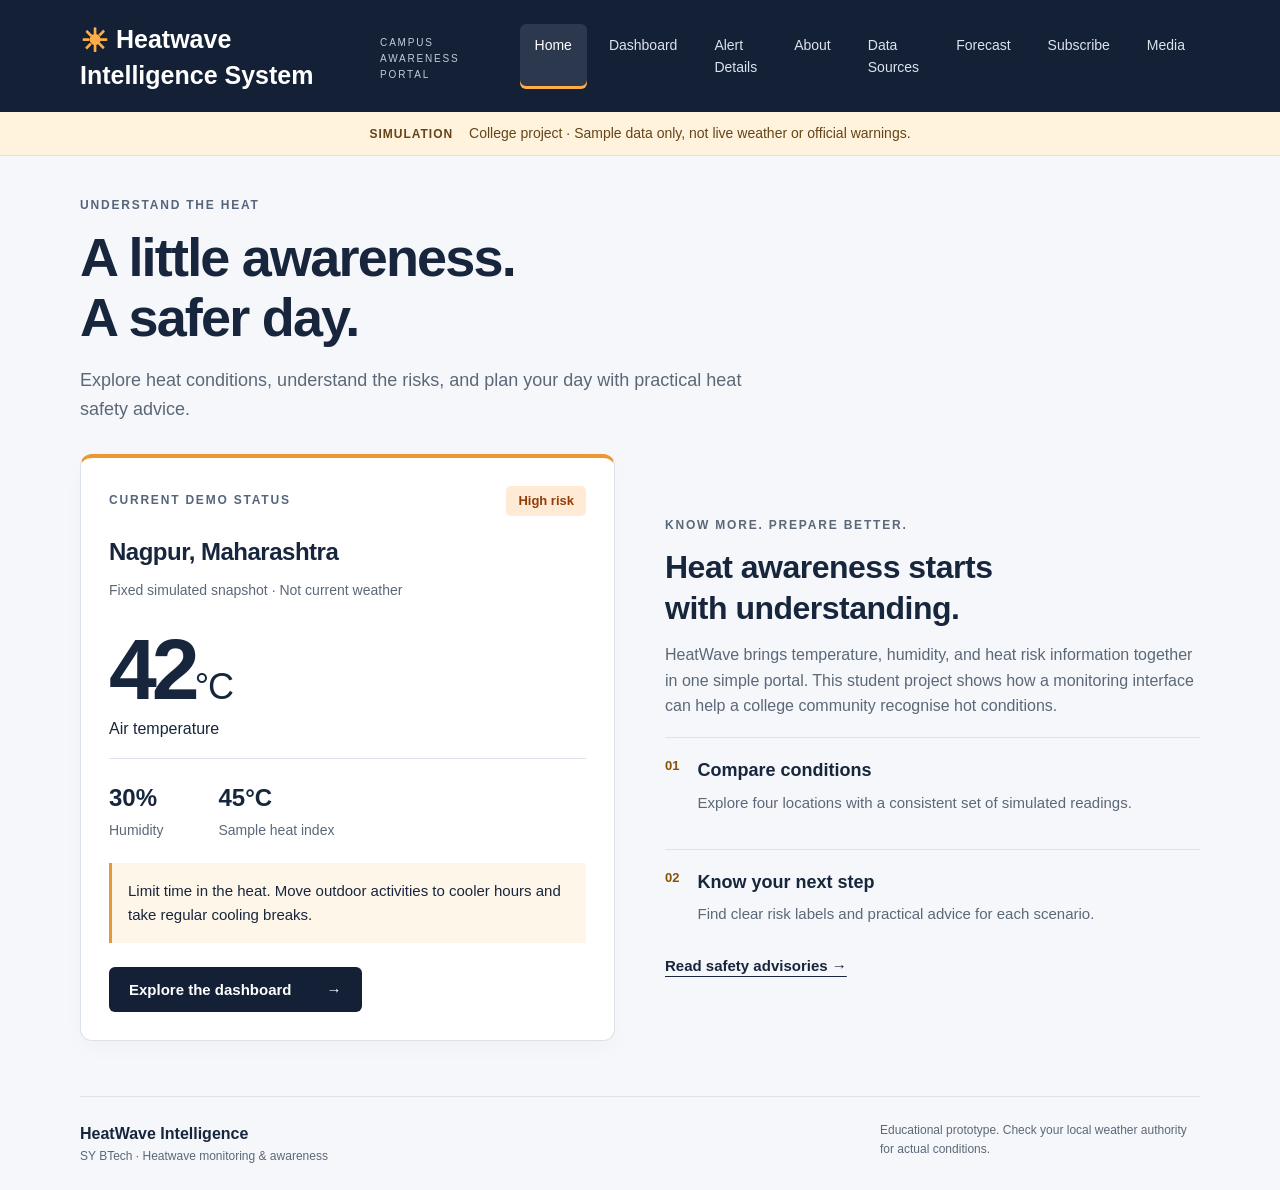
<file: index.html>
<!DOCTYPE html>
<html lang="en">
<head>
  <meta charset="UTF-8">
  <meta name="viewport" content="width=device-width, initial-scale=1">
  <meta name="description" content="Heatwave Intelligence System - Home Page">
  <title>Heatwave Intelligence System | Home</title>
  <link rel="icon" href="data:image/svg+xml,%3Csvg xmlns='http://www.w3.org/2000/svg' viewBox='0 0 32 32'%3E%3Crect width='32' height='32' rx='8' fill='%23132036'/%3E%3Ccircle cx='16' cy='16' r='8' fill='%23ffad45'/%3E%3C/svg%3E">
  <link rel="stylesheet" href="css/style.css">
</head>
<body>
  <a class="skip" href="#main">Skip to content</a>
  <header>
    <div class="nav-wrap">
      <a class="brand" href="index.html" title="Heatwave Intelligence System - Home Page">
        <span class="brand-icon" aria-hidden="true">☀</span> Heatwave Intelligence System
      </a>
      <span class="brand-sub" style="font-size: 10px; letter-spacing: 1.8px; color: #c3ccd8; margin: 6px 0 0 40px;">CAMPUS AWARENESS PORTAL</span>
      <nav aria-label="Main navigation">
        <a href="index.html" aria-current="page">Home</a>
        <a href="dashboard.html">Dashboard</a>
        <a href="alert-details.html">Alert Details</a>
        <a href="about-system.html">About</a>
        <a href="sources.html">Data Sources</a>
        <a href="forecast.html">Forecast</a>
        <a href="subscribe.html">Subscribe</a>
        <a href="media.html">Media</a>
      </nav>
    </div>
  </header>
  <div class="demo-bar">
    <span class="demo-label">SIMULATION</span> College project · Sample data only, not live weather or official warnings.
  </div>
  <main id="main">
    <div class="page-heading">
      <p class="eyebrow">UNDERSTAND THE HEAT</p>
      <h1>A little awareness.<br>A safer day.</h1>
      <p class="lead">Explore heat conditions, understand the risks, and plan your day with practical heat safety advice.</p>
    </div>

    <section class="home-grid">
      <section class="status-card">
        <div class="section-top">
          <span class="eyebrow">CURRENT DEMO STATUS</span>
          <span class="badge high">High risk</span>
        </div>
        <h2>Nagpur, Maharashtra</h2>
        <p class="muted">Fixed simulated snapshot · Not current weather</p>
        <div class="temperature">42<span>°C</span></div>
        <p>Air temperature</p>
        <div class="status-details">
          <div><strong>30%</strong><span>Humidity</span></div>
          <div><strong>45°C</strong><span>Sample heat index</span></div>
        </div>
        <div class="status-advice">Limit time in the heat. Move outdoor activities to cooler hours and take regular cooling breaks.</div>
        <a class="button" href="dashboard.html">Explore the dashboard <span aria-hidden="true">→</span></a>
      </section>

      <section class="purpose">
        <p class="eyebrow">KNOW MORE. PREPARE BETTER.</p>
        <h2>Heat awareness starts<br>with understanding.</h2>
        <p>HeatWave brings temperature, humidity, and heat risk information together in one simple portal. This student project shows how a monitoring interface can help a college community recognise hot conditions.</p>
        <div class="feature">
          <span>01</span>
          <div>
            <h3>Compare conditions</h3>
            <p>Explore four locations with a consistent set of simulated readings.</p>
          </div>
        </div>
        <div class="feature">
          <span>02</span>
          <div>
            <h3>Know your next step</h3>
            <p>Find clear risk labels and practical advice for each scenario.</p>
          </div>
        </div>
        <a class="text-link" href="alert-details.html">Read safety advisories →</a>
      </section>
    </div>
  </main>
  <footer>
    <div>
      <strong>HeatWave Intelligence</strong><span>SY BTech · Heatwave monitoring & awareness</span>
    </div>
    <p>Educational prototype. Check your local weather authority for actual conditions.</p>
  </footer>
  <script src="js/dashboard.js"></script>
</body>
</html>
</file>
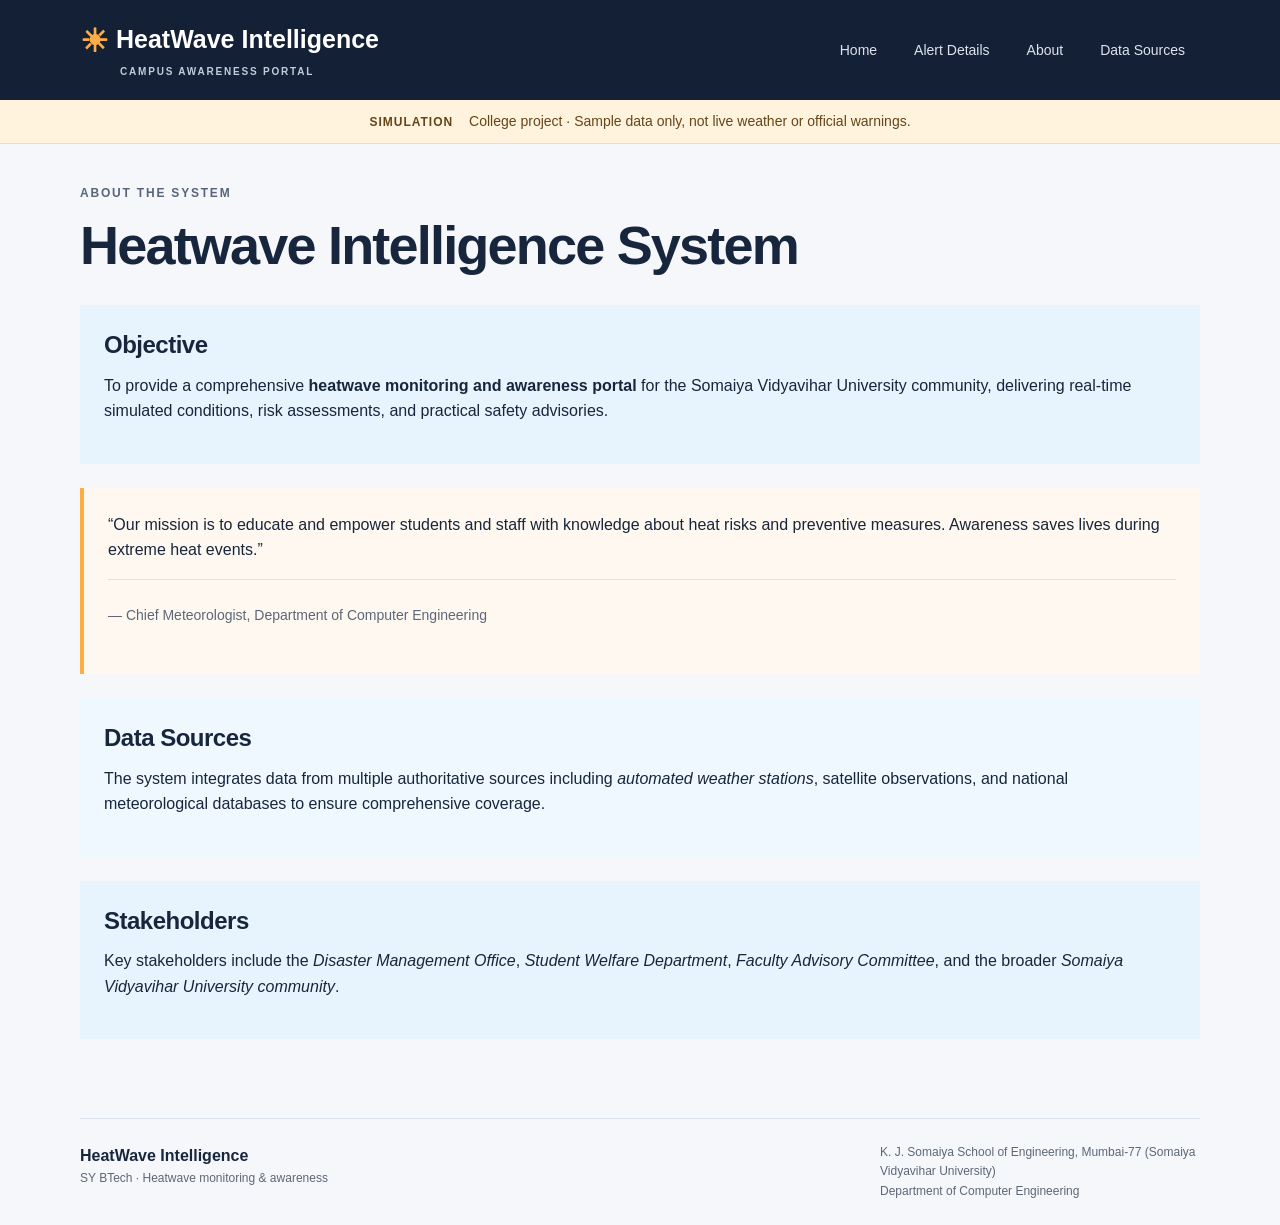
<file: about-system.html>
<!DOCTYPE html>
<html lang="en">
<head>
  <meta charset="UTF-8">
  <meta name="viewport" content="width=device-width, initial-scale=1">
  <meta name="description" content="About the Heatwave Intelligence System">
  <title>About | Heatwave Intelligence</title>
  <link rel="icon" href="data:image/svg+xml,%3Csvg xmlns='http://www.w3.org/2000/svg' viewBox='0 0 32 32'%3E%3Crect width='32' height='32' rx='8' fill='%23132036'/%3E%3Ccircle cx='16' cy='16' r='8' fill='%23ffad45'/%3E%3C/svg%3E">
  <link rel="stylesheet" href="css/style.css">
</head>
<body>
  <a class="skip" href="#main">Skip to content</a>
  <header>
    <div class="nav-wrap">
      <a class="brand" href="index.html"><span class="brand-icon" aria-hidden="true">☀</span> HeatWave Intelligence<span class="brand-sub">CAMPUS AWARENESS PORTAL</span></a>
      <nav aria-label="Main navigation">
        <a href="index.html">Home</a>
        <a href="alert-details.html">Alert Details</a>
        <a href="about-system.html">About</a>
        <a href="sources.html">Data Sources</a>
      </nav>
    </div>
  </header>
  <div class="demo-bar">
    <span class="demo-label">SIMULATION</span> College project · Sample data only, not live weather or official warnings.
  </div>
  <main id="main">
    <div class="page-heading">
      <p class="eyebrow">ABOUT THE SYSTEM</p>
      <h1>Heatwave Intelligence System</h1>
    </div>

    <div id="objective" style="background: #e8f4fd; padding: 24px; border-radius: 8; margin: 24px 0;">
      <h2>Objective</h2>
      <p>To provide a comprehensive <strong>heatwave monitoring and awareness portal</strong> for the Somaiya Vidyavihar University community, delivering real-time simulated conditions, risk assessments, and practical safety advisories.</p>
    </div>

    <blockquote style="background: #fff8f0; padding: 24px; border-radius: 8; margin: 24px 0; border-left: 4px solid #ffad45;">
      <p>&ldquo;Our mission is to educate and empower students and staff with knowledge about heat risks and preventive measures. Awareness saves lives during extreme heat events.&rdquo;</p>
      <footer style="margin-top: 12px; font-size: 14px; color: var(--muted);">— Chief Meteorologist, Department of Computer Engineering</footer>
    </blockquote>

    <div id="data-sources" style="background: #f0f8ff; padding: 24px; border-radius: 8; margin: 24px 0;">
      <h2>Data Sources</h2>
      <p>The system integrates data from multiple authoritative sources including <em>automated weather stations</em>, satellite observations, and national meteorological databases to ensure comprehensive coverage.</p>
    </div>

    <div id="stakeholders" style="background: #e8f4fd; padding: 24px; border-radius: 8; margin: 24px 0;">
      <h2>Stakeholders</h2>
      <p>Key stakeholders include the <em>Disaster Management Office</em>, <em>Student Welfare Department</em>, <em>Faculty Advisory Committee</em>, and the broader <em>Somaiya Vidyavihar University community</em>.</p>
    </div>
  </main>
  <footer>
    <div>
      <strong>HeatWave Intelligence</strong><span>SY BTech · Heatwave monitoring & awareness</span>
    </div>
    <p>K. J. Somaiya School of Engineering, Mumbai-77 (Somaiya Vidyavihar University)<br>Department of Computer Engineering</p>
  </footer>
  <script src="js/dashboard.js"></script>
</body>
</html>
</file>
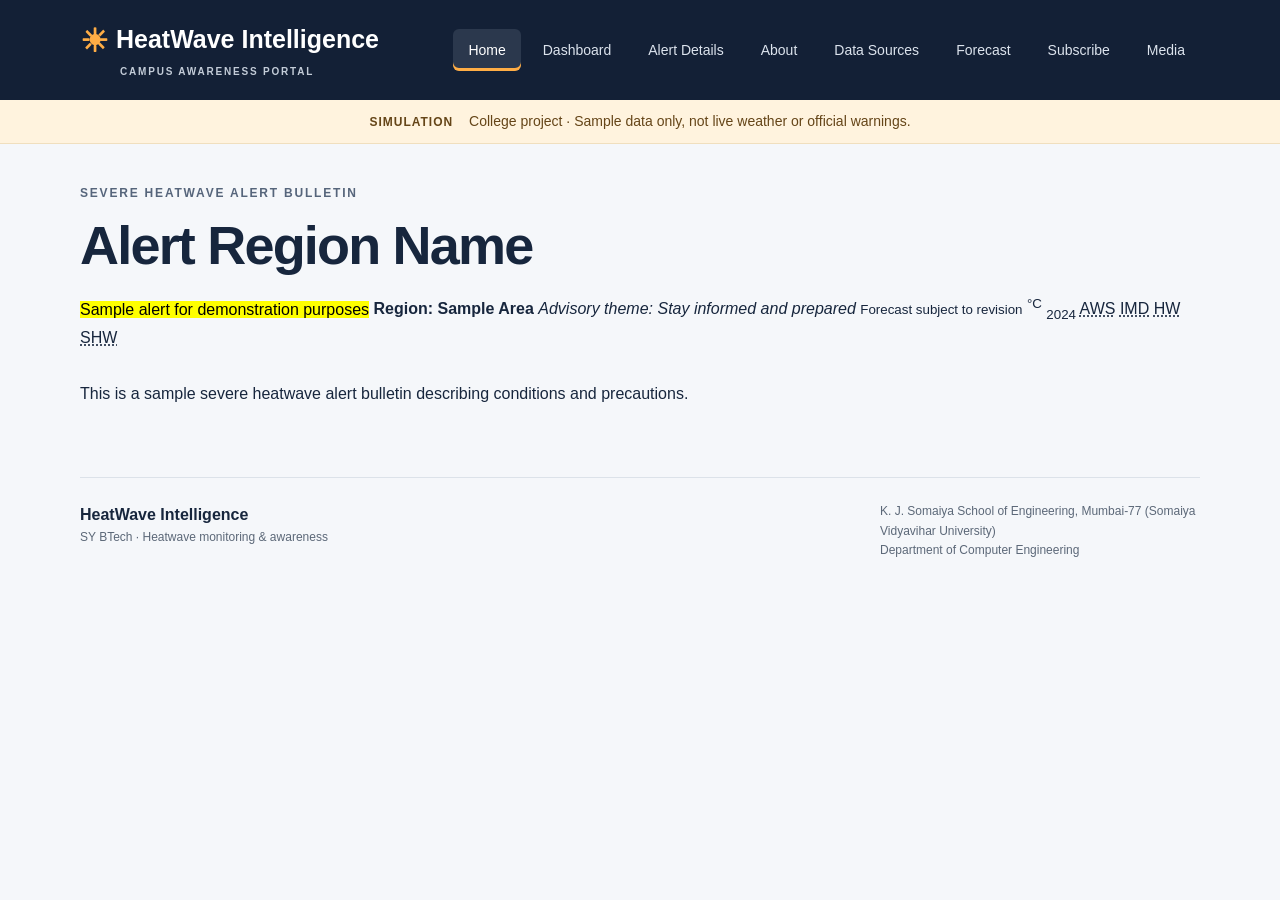
<file: alert-details.html>
<!DOCTYPE html>
<html lang="en">
<head>
  <meta charset="UTF-8">
  <meta name="viewport" content="width=device-width, initial-scale=1">
  <meta name="description" content="Severe Heatwave Alert Bulletin">
  <title>Alert Details | Heatwave Intelligence</title>
  <link rel="icon" href="data:image/svg+xml,%3Csvg xmlns='http://www.w3.org/2000/svg' viewBox='0 0 32 32'%3E%3Crect width='32' height='32' rx='8' fill='%23132036'/%3E%3Ccircle cx='16' cy='16' r='8' fill='%23ffad45'/%3E%3C/svg%3E">
  <link rel="stylesheet" href="css/style.css">
</head>
<body>
  <a class="skip" href="#main">Skip to content</a>
  <header>
    <div class="nav-wrap">
      <a class="brand" href="index.html"><span class="brand-icon" aria-hidden="true">☀</span> HeatWave Intelligence<span class="brand-sub">CAMPUS AWARENESS PORTAL</span></a>
      <nav aria-label="Main navigation">
        <a href="index.html" aria-current="page">Home</a>
        <a href="dashboard.html">Dashboard</a>
        <a href="alert-details.html">Alert Details</a>
        <a href="about-system.html">About</a>
        <a href="sources.html">Data Sources</a>
        <a href="forecast.html">Forecast</a>
        <a href="subscribe.html">Subscribe</a>
        <a href="media.html">Media</a>
      </nav>
    </div>
  </header>
  <div class="demo-bar">
    <span class="demo-label">SIMULATION</span> College project · Sample data only, not live weather or official warnings.
  </div>
  <main id="main">
    <div class="page-heading">
      <p class="eyebrow">SEVERE HEATWAVE ALERT BULLETIN</p>
      <h1>Alert Region Name</h1>
      <mark>Sample alert for demonstration purposes</mark>
      <strong>Region: Sample Area</strong>
      <em>Advisory theme: Stay informed and prepared</em>
      <small>Forecast subject to revision</small>
      <sup>°C</sup>
      <sub>2024</sub>
      <abbr title="Automated Weather Station">AWS</abbr>
      <abbr title="India Meteorological Department">IMD</abbr>
      <abbr title="Heatwave">HW</abbr>
      <abbr title="Severe Heatwave">SHW</abbr>
    </div>
    <section class="alert-content">
      <p>This is a sample severe heatwave alert bulletin describing conditions and precautions.</p>
    </section>
  </main>
  <footer>
    <div>
      <strong>HeatWave Intelligence</strong><span>SY BTech · Heatwave monitoring & awareness</span>
    </div>
    <p>K. J. Somaiya School of Engineering, Mumbai-77 (Somaiya Vidyavihar University)<br>Department of Computer Engineering</p>
  </footer>
  <script src="js/dashboard.js"></script>
</body>
</html>
</file>
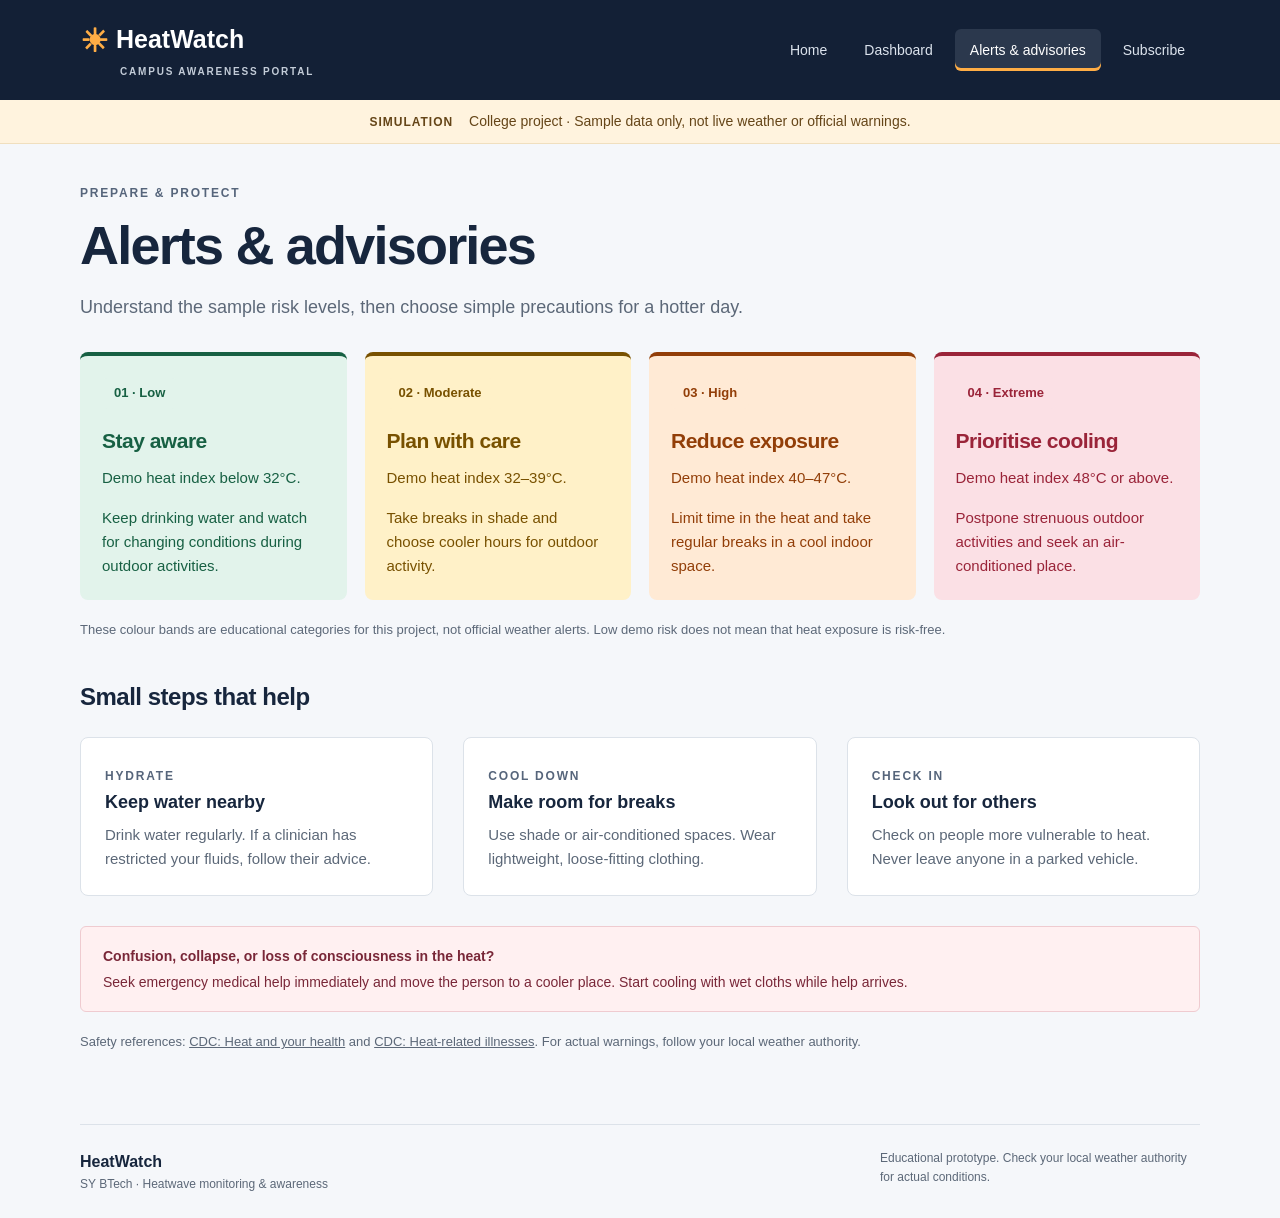
<file: alerts.html>
<!DOCTYPE html>
<html lang="en"><head><meta charset="UTF-8"><meta name="viewport" content="width=device-width, initial-scale=1"><meta name="description" content="HeatWatch: an educational heatwave awareness portal using simulated readings."><title>Alerts & advisories | HeatWatch</title><link rel="icon" href="data:image/svg+xml,%3Csvg xmlns='http://www.w3.org/2000/svg' viewBox='0 0 32 32'%3E%3Crect width='32' height='32' rx='8' fill='%23132036'/%3E%3Ccircle cx='16' cy='16' r='8' fill='%23ffad45'/%3E%3C/svg%3E"><link rel="stylesheet" href="css/style.css"></head>
<body><a class="skip" href="#main">Skip to content</a><header><div class="nav-wrap"><a class="brand" href="index.html"><span class="brand-icon" aria-hidden="true">☀</span> HeatWatch<span class="brand-sub">CAMPUS AWARENESS PORTAL</span></a><nav aria-label="Main navigation"><a href="index.html" >Home</a><a href="dashboard.html" >Dashboard</a><a href="alerts.html" aria-current="page">Alerts & advisories</a><a href="subscribe.html" >Subscribe</a></nav></div></header><div class="demo-bar"><span class="demo-label">SIMULATION</span> College project · Sample data only, not live weather or official warnings.</div><main id="main"><div class="page-heading"><p class="eyebrow">PREPARE & PROTECT</p><h1>Alerts & advisories</h1><p class="lead">Understand the sample risk levels, then choose simple precautions for a hotter day.</p></div>
<div class="risk-grid"><article class="risk-card low"><span class="badge low">01 · Low</span><h2>Stay aware</h2><p>Demo heat index below 32°C.</p><p>Keep drinking water and watch for changing conditions during outdoor activities.</p></article><article class="risk-card moderate"><span class="badge moderate">02 · Moderate</span><h2>Plan with care</h2><p>Demo heat index 32–39°C.</p><p>Take breaks in shade and choose cooler hours for outdoor activity.</p></article><article class="risk-card high"><span class="badge high">03 · High</span><h2>Reduce exposure</h2><p>Demo heat index 40–47°C.</p><p>Limit time in the heat and take regular breaks in a cool indoor space.</p></article><article class="risk-card extreme"><span class="badge extreme">04 · Extreme</span><h2>Prioritise cooling</h2><p>Demo heat index 48°C or above.</p><p>Postpone strenuous outdoor activities and seek an air-conditioned place.</p></article></div><p class="method">These colour bands are educational categories for this project, not official weather alerts. Low demo risk does not mean that heat exposure is risk-free.</p><section class="safety"><h2>Small steps that help</h2><div class="three-grid"><article><span class="eyebrow">HYDRATE</span><h3>Keep water nearby</h3><p>Drink water regularly. If a clinician has restricted your fluids, follow their advice.</p></article><article><span class="eyebrow">COOL DOWN</span><h3>Make room for breaks</h3><p>Use shade or air-conditioned spaces. Wear lightweight, loose-fitting clothing.</p></article><article><span class="eyebrow">CHECK IN</span><h3>Look out for others</h3><p>Check on people more vulnerable to heat. Never leave anyone in a parked vehicle.</p></article></div></section><aside class="note emergency"><strong>Confusion, collapse, or loss of consciousness in the heat?</strong> Seek emergency medical help immediately and move the person to a cooler place. Start cooling with wet cloths while help arrives.</aside><p class="method">Safety references: <a href="https://www.cdc.gov/heat-health/about/index.html" target="_blank" rel="noopener noreferrer">CDC: Heat and your health</a> and <a href="https://www.cdc.gov/niosh/heat-stress/about/illnesses.html" target="_blank" rel="noopener noreferrer">CDC: Heat-related illnesses</a>. For actual warnings, follow your local weather authority.</p></main><footer><div><strong>HeatWatch</strong><span>SY BTech · Heatwave monitoring & awareness</span></div><p>Educational prototype. Check your local weather authority for actual conditions.</p></footer></body></html>
</file>
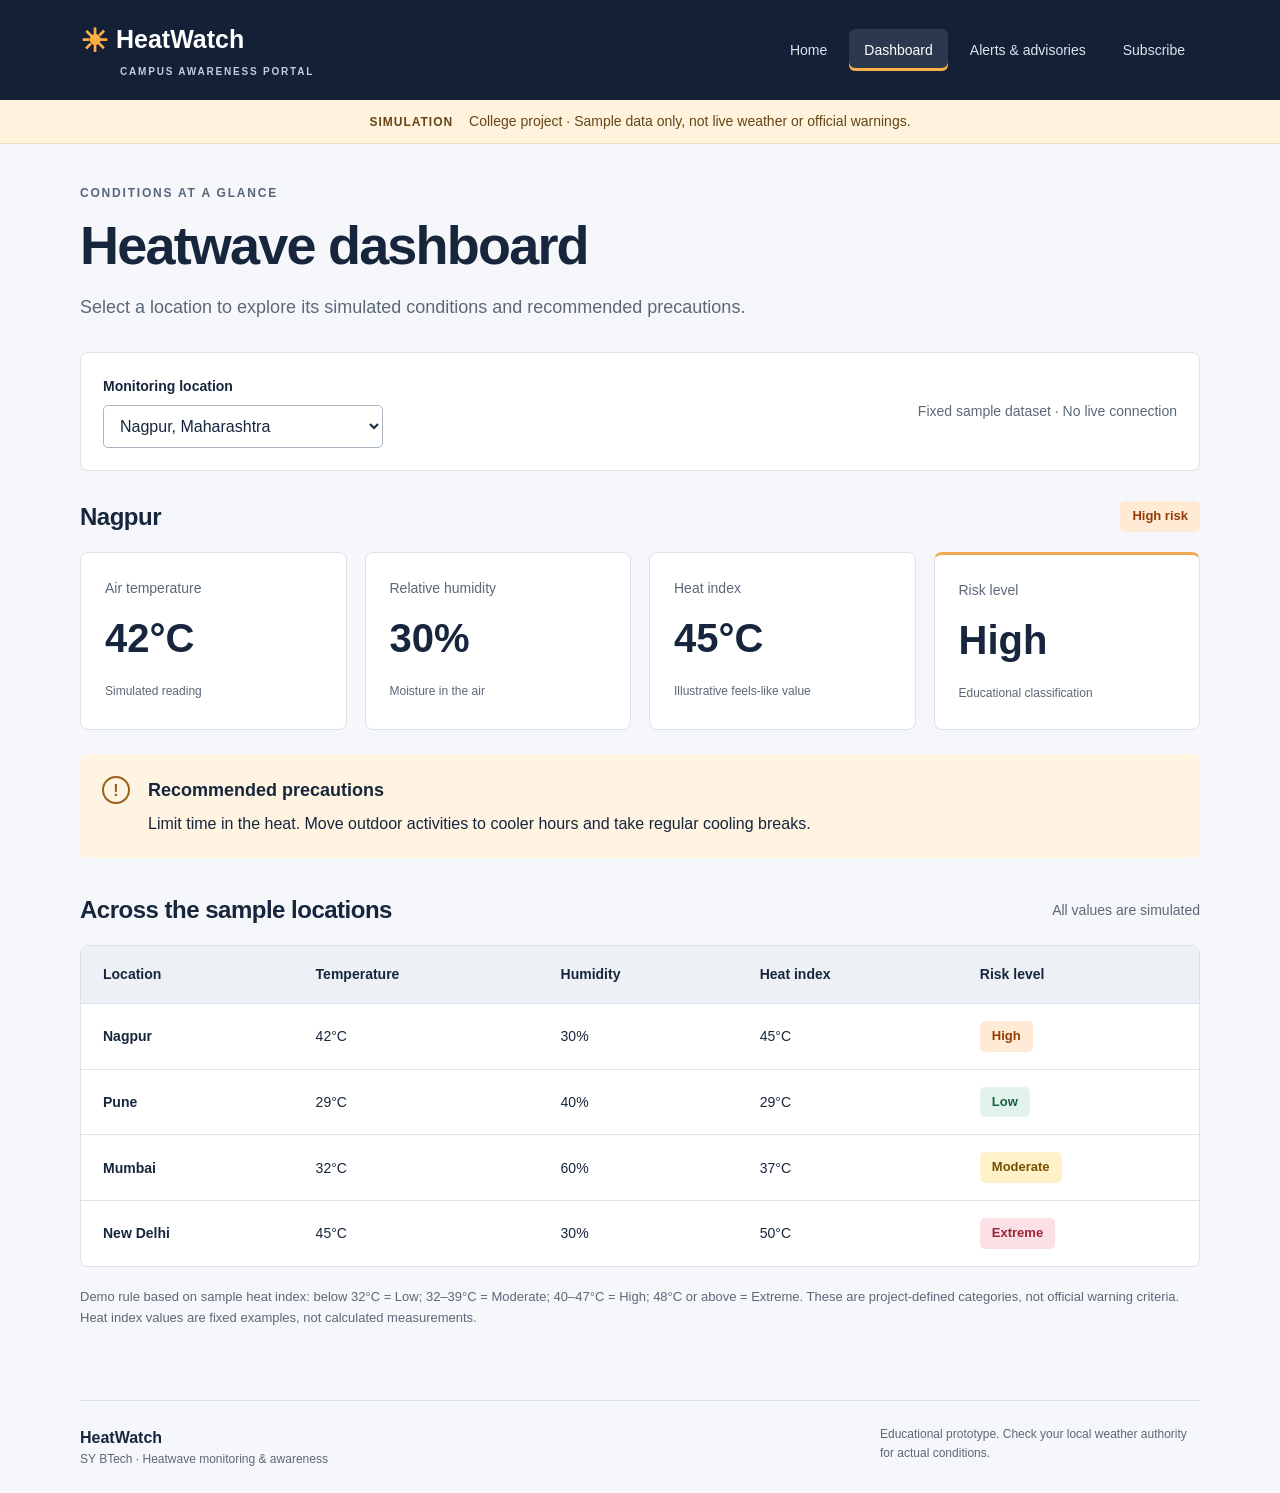
<file: dashboard.html>
<!DOCTYPE html>
<html lang="en"><head><meta charset="UTF-8"><meta name="viewport" content="width=device-width, initial-scale=1"><meta name="description" content="HeatWatch: an educational heatwave awareness portal using simulated readings."><title>Dashboard | HeatWatch</title><link rel="icon" href="data:image/svg+xml,%3Csvg xmlns='http://www.w3.org/2000/svg' viewBox='0 0 32 32'%3E%3Crect width='32' height='32' rx='8' fill='%23132036'/%3E%3Ccircle cx='16' cy='16' r='8' fill='%23ffad45'/%3E%3C/svg%3E"><link rel="stylesheet" href="css/style.css"></head>
<body><a class="skip" href="#main">Skip to content</a><header><div class="nav-wrap"><a class="brand" href="index.html"><span class="brand-icon" aria-hidden="true">☀</span> HeatWatch<span class="brand-sub">CAMPUS AWARENESS PORTAL</span></a><nav aria-label="Main navigation"><a href="index.html" >Home</a><a href="dashboard.html" aria-current="page">Dashboard</a><a href="alerts.html" >Alerts & advisories</a><a href="subscribe.html" >Subscribe</a></nav></div></header><div class="demo-bar"><span class="demo-label">SIMULATION</span> College project · Sample data only, not live weather or official warnings.</div><main id="main"><div class="page-heading"><p class="eyebrow">CONDITIONS AT A GLANCE</p><h1>Heatwave dashboard</h1><p class="lead">Select a location to explore its simulated conditions and recommended precautions.</p></div>
<div class="toolbar"><div><label for="location">Monitoring location</label><select id="location"><option value="nagpur">Nagpur, Maharashtra</option><option value="pune">Pune, Maharashtra</option><option value="mumbai">Mumbai, Maharashtra</option><option value="delhi">New Delhi, Delhi</option></select></div><span class="muted">Fixed sample dataset · No live connection</span></div><noscript><p class="note">Enable JavaScript to change locations. The comparison table remains available.</p></noscript>
<section id="readings" aria-live="polite" aria-atomic="true"><div class="section-top"><h2 id="city-title">Nagpur</h2><span id="risk-badge" class="badge high">High risk</span></div><div class="metrics"><article class="metric"><p>Air temperature</p><strong id="temperature">42°C</strong><span>Simulated reading</span></article><article class="metric"><p>Relative humidity</p><strong id="humidity">30%</strong><span>Moisture in the air</span></article><article class="metric"><p>Heat index</p><strong id="heat-index">45°C</strong><span>Illustrative feels-like value</span></article><article class="metric risk-metric"><p>Risk level</p><strong id="risk-text">High</strong><span>Educational classification</span></article></div><div class="advice-panel"><span class="advice-symbol" aria-hidden="true">!</span><div><h3>Recommended precautions</h3><p id="advice">Limit time in the heat. Move outdoor activities to cooler hours and take regular cooling breaks.</p></div></div></section>
<section class="comparison"><div class="section-top"><h2>Across the sample locations</h2><span class="muted">All values are simulated</span></div><div class="table-wrap"><table><caption class="sr-only">Simulated conditions for four locations</caption><thead><tr><th scope="col">Location</th><th scope="col">Temperature</th><th scope="col">Humidity</th><th scope="col">Heat index</th><th scope="col">Risk level</th></tr></thead><tbody><tr><th scope="row">Nagpur</th><td>42°C</td><td>30%</td><td>45°C</td><td><span class="badge high">High</span></td></tr><tr><th scope="row">Pune</th><td>29°C</td><td>40%</td><td>29°C</td><td><span class="badge low">Low</span></td></tr><tr><th scope="row">Mumbai</th><td>32°C</td><td>60%</td><td>37°C</td><td><span class="badge moderate">Moderate</span></td></tr><tr><th scope="row">New Delhi</th><td>45°C</td><td>30%</td><td>50°C</td><td><span class="badge extreme">Extreme</span></td></tr></tbody></table></div></section><p class="method">Demo rule based on sample heat index: below 32°C = Low; 32–39°C = Moderate; 40–47°C = High; 48°C or above = Extreme. These are project-defined categories, not official warning criteria. Heat index values are fixed examples, not calculated measurements.</p></main><footer><div><strong>HeatWatch</strong><span>SY BTech · Heatwave monitoring & awareness</span></div><p>Educational prototype. Check your local weather authority for actual conditions.</p></footer><script src="js/dashboard.js"></script></body></html>
</file>
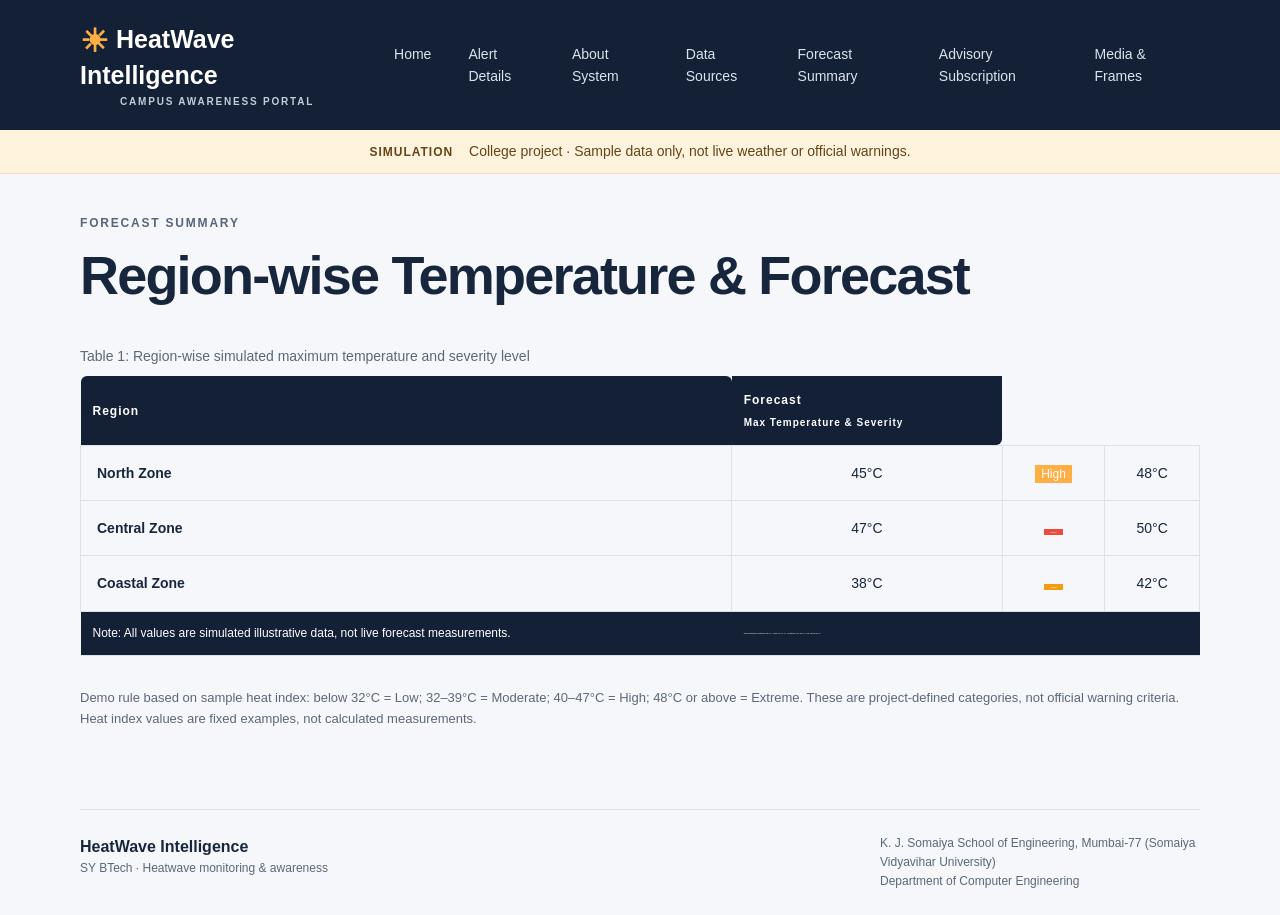
<file: forecast.html>
<!DOCTYPE html>
<html lang="en">
<head>
  <meta charset="UTF-8">
  <meta name="viewport" content="width=device-width, initial-scale=1">
  <meta name="description" content="Region-wise temperature and forecast results">
  <title>Forecast Summary | Heatwave Intelligence</title>
  <link rel="icon" href="data:image/svg+xml,%3Csvg xmlns='http://www.w3.org/2000/svg' viewBox='0 0 32 32'%3E%3Crect width='32' height='32' rx='8' fill='%23132036'/%3E%3Ccircle cx='16' cy='16' r='8' fill='%23ffad45'/%3E%3C/svg%3E">
  <link rel="stylesheet" href="css/style.css">
</head>
<body>
  <a class="skip" href="#main">Skip to content</a>
  <header>
    <div class="nav-wrap">
      <a class="brand" href="index.html"><span class="brand-icon" aria-hidden="true">☀</span> HeatWave Intelligence<span class="brand-sub">CAMPUS AWARENESS PORTAL</span></a>
      <nav aria-label="Main navigation">
        <a href="index.html">Home</a>
        <a href="alert-details.html">Alert Details</a>
        <a href="about-system.html">About System</a>
        <a href="sources.html">Data Sources</a>
        <a href="forecast.html">Forecast Summary</a>
        <a href="subscribe.html">Advisory Subscription</a>
        <a href="media.html">Media & Frames</a>
      </nav>
    </div>
  </header>
  <div class="demo-bar">
    <span class="demo-label">SIMULATION</span> College project · Sample data only, not live weather or official warnings.
  </div>
  <main id="main">
    <div class="page-heading">
      <p class="eyebrow">FORECAST SUMMARY</p>
      <h1>Region-wise Temperature & Forecast</h1>
    </div>

    <table style="width: 100%; border-collapse: collapse; margin: 32px 0;">
      <caption style="caption-side: top; text-align: left; font-size: 14px; color: var(--muted); margin: 8px 0;">
        Table 1: Region-wise simulated maximum temperature and severity level
      </caption>
      <thead>
        <tr>
          <th style="padding: 12px; background: var(--navy); color: white; text-align: left; border-radius: 6px 6px 0 0;">
            <span style="font-size: 12px; font-weight: bold; letter-spacing: 1px;">Region</span>
          </th>
          <th style="padding: 12px; background: var(--navy); color: white; text-align: left; border-radius: 0 0 6px 0; colspan: 3">
            <span style="font-size: 12px; font-weight: bold; letter-spacing: 1px;">Forecast
              <br><small>Max Temperature & Severity</small>
            </span>
          </th>
        </tr>
      </thead>
      <tbody>
        <tr>
          <td style="padding: 16px; border: 1px solid var(--line);">
            <strong>North Zone</strong>
          </td>
          <td style="padding: 16px; border: 1px solid var(--line); text-align: center;;">
            45°C
          </td>
          <td style="padding: 16px; border: 1px solid var(--line); text-align: center;;">
            <span style="background: #ffad45; color: white; padding: 2px 6px; border-radius: 4; font-size: 12px;">High</span>
          </td>
          <td style="padding: 16px; border: 1px solid var(--line); text-align: center;;">
            48°C
          </td>
        </tr>
        <tr>
          <td style="padding: 16px; border: 1px solid var(--line);">
            <strong>Central Zone</strong>
          </td>
          <td style="padding: 16px; border: 1px solid var(--line); text-align: center;;">
            47°C
          </td>
          <td style="padding: 16px; border: 1px solid var(--line); text-align: center;;">
            <span style="background: #e74c3c; color: white; padding: 2px 6px; border-radius: 4; font-size: 12%;">Extreme</span>
          </td>
          <td style="padding: 16px; border: 1px solid var(--line); text-align: center;;">
            50°C
          </td>
        </tr>
        <tr>
          <td style="padding: 16px; border: 1px solid var(--line);">
            <strong>Coastal Zone</strong>
          </td>
          <td style="padding: 16px; border: 1px solid var(--line); text-align: center;;">
            38°C
          </td>
          <td style="padding: 16px; border: 1px solid var(--line); text-align: center;;">
            <span style="background: #f39c12; color: white; padding: 2px 6px; border-radius: 4; font-size: 12%;">Moderate</span>
          </td>
          <td style="padding: 16px; border: 1px solid var(--line); text-align: center;;">
            42°C
          </td>
        </tr>
      </tbody>
      <tfoot>
        <tr>
          <td style="padding: 12px; background: var(--navy); color: white; text-align: left; font-size: 12px;">
            Note: All values are simulated illustrative data, not live forecast measurements.
          </td>
          <td colspan="3" style="padding: 12px; background: var(--navy); color: white; text-align: left; font-size: 12%;">
            Risk categories: Extreme (48°C+), High (40–47°C), Moderate (32–39°C), Low (below 32°C)
          </td>
        </tr>
      </tfoot>
    </table>

    <p class="method" style="margin: 24px 0; font-size: 13px; color: var(--muted);">
      Demo rule based on sample heat index: below 32°C = Low; 32–39°C = Moderate; 40–47°C = High; 48°C or above = Extreme. These are project-defined categories, not official warning criteria. Heat index values are fixed examples, not calculated measurements.
    </p>
  </main>
  <footer>
    <div>
      <strong>HeatWave Intelligence</strong><span>SY BTech · Heatwave monitoring & awareness</span>
    </div>
    <p>K. J. Somaiya School of Engineering, Mumbai-77 (Somaiya Vidyavihar University)<br>Department of Computer Engineering</p>
  </footer>
  <script src="js/dashboard.js"></script>
</body>
</html>
</file>
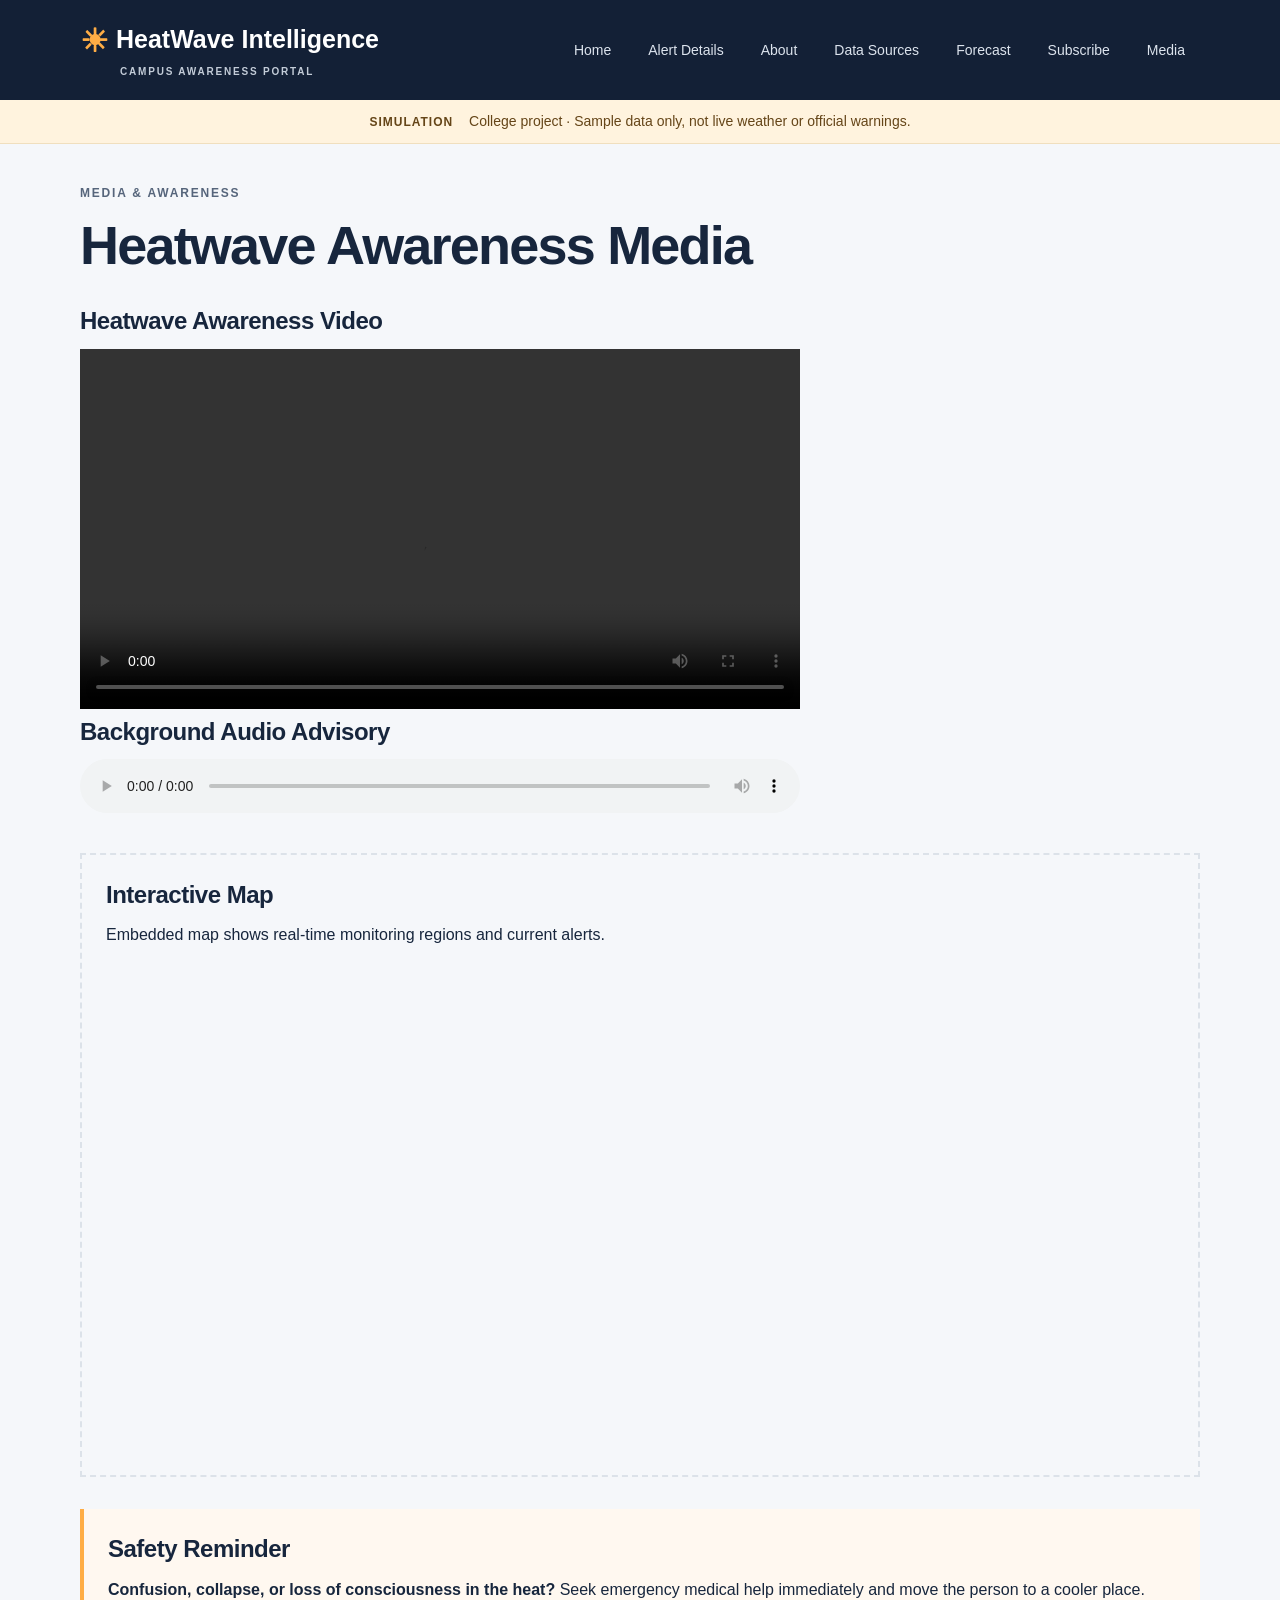
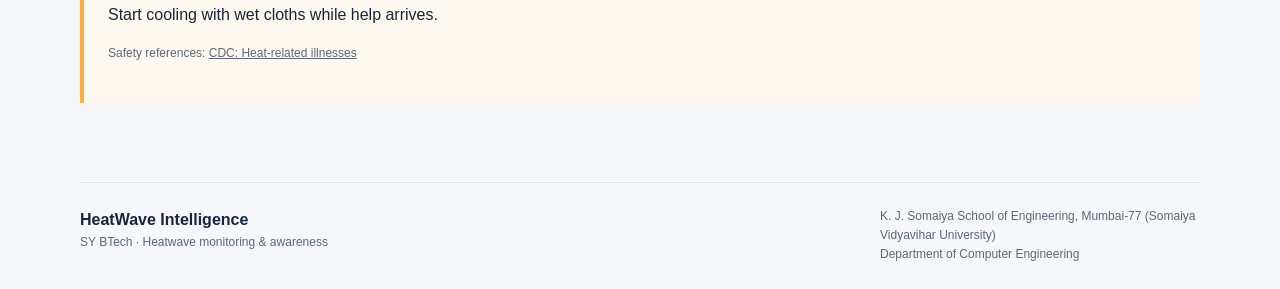
<file: media.html>
<!DOCTYPE html>
<html lang="en">
<head>
  <meta charset="UTF-8">
  <meta name="viewport" content="width=device-width, initial-scale=1">
  <meta name="description" content="Media and awareness page">
  <title>Media & Awareness | Heatwave Intelligence</title>
  <link rel="icon" href="data:image/svg+xml,%3Csvg xmlns='http://www.w3.org/2000/svg' viewBox='0 0 32 32'%3E%3Crect width='32' height='32' rx='8' fill='%23132036'/%3E%3Ccircle cx='16' cy='16' r='8' fill='%23ffad45'/%3E%3C/svg%3E">
  <link rel="stylesheet" href="css/style.css">
</head>
<body>
  <a class="skip" href="#main">Skip to content</a>
  <header>
    <div class="nav-wrap">
      <a class="brand" href="index.html"><span class="brand-icon" aria-hidden="true">☀</span> HeatWave Intelligence<span class="brand-sub">CAMPUS AWARENESS PORTAL</span></a>
      <nav aria-label="Main navigation">
        <a href="index.html">Home</a>
        <a href="alert-details.html">Alert Details</a>
        <a href="about-system.html">About</a>
        <a href="sources.html">Data Sources</a>
        <a href="forecast.html">Forecast</a>
        <a href="subscribe.html">Subscribe</a>
        <a href="media.html">Media</a>
      </nav>
    </div>
  </header>
  <div class="demo-bar">
    <span class="demo-label">SIMULATION</span> College project · Sample data only, not live weather or official warnings.
  </div>
  <main id="main">
    <div class="page-heading">
      <p class="eyebrow">MEDIA & AWARENESS</p>
      <h1>Heatwave Awareness Media</h1>
    </div>

    <section class="media-grid">
      <article class="video-embed">
        <h2>Heatwave Awareness Video</h2>
        <video width="100%" controls style="border-radius: 8; width: 100%; max-width: 720px;">
          <source src="https://www.youtube.com/watch?v=demo-heat-awareness" type="video/mp4">
          <your browser does not support the video tag>
        </video>
        <noscript>
          <p class="note">Video content requires JavaScript to play. Enable JavaScript or use the YouTube link directly.</p>
        </noscript>
      </article>

      <article class="audio-embed">
        <h2>Background Audio Advisory</h2>
        <audio controls style="border-radius: 8; width: 100%; max-width: 720px;">
          <source src="https://www.example.com/heat-advisory-audio.mp3" type="audio/mpeg">
          <your browser does not support the audio tag>
        </audio>
        <noscript>
          <p class="note">Audio content requires JavaScript to play. Enable JavaScript or use the direct audio link.</p>
        </noscript>
      </article>
    </section>

    <div style="margin: 32px 0; border: 2px dashed var(--line); border-radius: 8; padding: 24px; background: var(--paper);">
      <h2>Interactive Map</h2>
      <p>Embedded map shows real-time monitoring regions and current alerts.</p>
      <iframe src="https://www.google.com/maps/d/u/0/embed?mid=1heateawareness" style="border: none; border-radius: 8; width: 100%; height: 480px; min-height: 300px;">
      </iframe>
      <noscript>
        <p class="note">Map not available without JavaScript. Visit <a href="https://google.com/maps">Google Maps</a> directly.</p>
      </noscript>
    </div>

    <section class="safety-reminder" style="background: #fff8f0; padding: 24px; border-radius: 8; margin: 24px 0; border-left: 4px solid #ffad45;">
      <h2>Safety Reminder</h2>
      <p><strong>Confusion, collapse, or loss of consciousness in the heat?</strong> Seek emergency medical help immediately and move the person to a cooler place. Start cooling with wet cloths while help arrives.</p>
      <p style="font-size: 12px; color: var(--muted); margin-top: 12px;">
        Safety references: <a href="https://www.cdc.gov/niosh/heat-stress/about/illnesses.html" target="_blank" rel="noopener">CDC: Heat-related illnesses</a>
      </p>
    </section>
  </main>
  <footer>
    <div>
      <strong>HeatWave Intelligence</strong><span>SY BTech · Heatwave monitoring & awareness</span>
    </div>
    <p>K. J. Somaiya School of Engineering, Mumbai-77 (Somaiya Vidyavihar University)<br>Department of Computer Engineering</p>
  </footer>
  <script src="js/dashboard.js"></script>
</body>
</html>
</file>
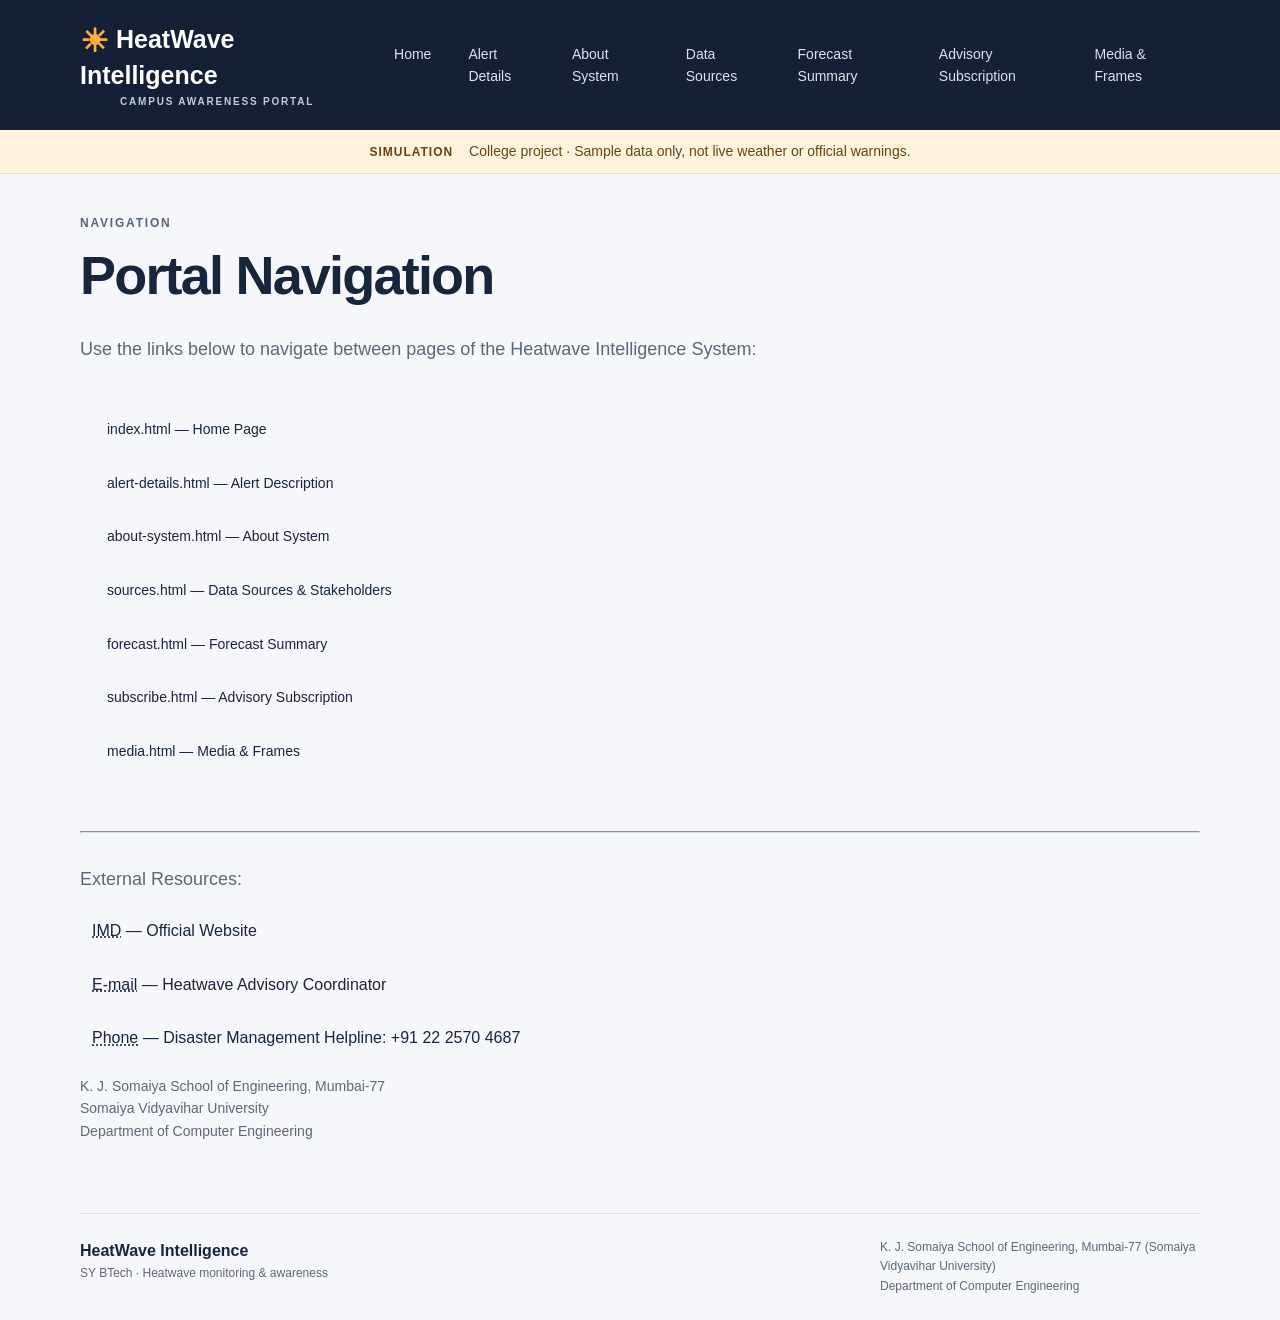
<file: navigation.html>
<!DOCTYPE html>
<html lang="en">
<head>
  <meta charset="UTF-8">
  <meta name="viewport" content="width=device-width, initial-scale=1">
  <meta name="description" content="Navigation menu for Heatwave Intelligence portal">
  <title>Navigation | Heatwave Intelligence</title>
  <link rel="icon" href="data:image/svg+xml,%3Csvg xmlns='http://www.w3.org/2000/svg' viewBox='0 0 32 32'%3E%3Crect width='32' height='32' rx='8' fill='%23132036'/%3E%3Ccircle cx='16' cy='16' r='8' fill='%23ffad45'/%3E%3C/svg%3E">
  <link rel="stylesheet" href="css/style.css">
</head>
<body>
  <a class="skip" href="#main">Skip to content</a>
  <header>
    <div class="nav-wrap">
      <a class="brand" href="index.html"><span class="brand-icon" aria-hidden="true">☀</span> HeatWave Intelligence<span class="brand-sub">CAMPUS AWARENESS PORTAL</span></a>
      <nav aria-label="Main navigation">
        <a href="index.html">Home</a>
        <a href="alert-details.html">Alert Details</a>
        <a href="about-system.html">About System</a>
        <a href="sources.html">Data Sources</a>
        <a href="forecast.html">Forecast Summary</a>
        <a href="subscribe.html">Advisory Subscription</a>
        <a href="media.html">Media & Frames</a>
      </nav>
    </div>
  </header>
  <div class="demo-bar">
    <span class="demo-label">SIMULATION</span> College project · Sample data only, not live weather or official warnings.
  </div>
  <main id="main">
    <div class="page-heading">
      <p class="eyebrow">NAVIGATION</p>
      <h1>Portal Navigation</h1>
    </div>

    <p class="lead">Use the links below to navigate between pages of the Heatwave Intelligence System:</p>

    <nav aria-label="Primary navigation">
      <ul style="list-style: none; padding: 0;">
        <li style="margin: 12px 0; padding: 8px 12px; background: var(--paper); border-radius: 6;">
          <a href="index.html" style="color: var(--ink); text-decoration: none;">index.html — Home Page</a>
        </li>
        <li style="margin: 12px 0; padding: 8px 12px; background: var(--paper); border-radius: 6;">
          <a href="alert-details.html" style="color: var(--ink); text-decoration: none;">alert-details.html — Alert Description</a>
        </li>
        <li style="margin: 12px 0; padding: 8px 12px; background: var(--paper); border-radius: 6;">
          <a href="about-system.html" style="color: var(--ink); text-decoration: none;">about-system.html — About System</a>
        </li>
        <li style="margin: 12px 0; padding: 8px 12px; background: var(--paper); border-radius: 6;">
          <a href="sources.html" style="color: var(--ink); text-decoration: none;">sources.html — Data Sources & Stakeholders</a>
        </li>
        <li style="margin: 12px 0; padding: 8px 12px; background: var(--paper); border-radius: 6;">
          <a href="forecast.html" style="color: var(--ink); text-decoration: none;">forecast.html — Forecast Summary</a>
        </li>
        <li style="margin: 12px 0; padding: 8px 12px; background: var(--paper); border-radius: 6;">
          <a href="subscribe.html" style="color: var(--ink); text-decoration: none;">subscribe.html — Advisory Subscription</a>
        </li>
        <li style="margin: 12px 0; padding: 8px 12px; background: var(--paper); border-radius: 6;">
          <a href="media.html" style="color: var(--ink); text-decoration: none;">media.html — Media & Frames</a>
        </li>
      </ul>
    </nav>

    <hr style="margin: 32px 0; border-color: var(--line);">

    <p class="lead">External Resources:</p>

    <ul style="list-style: none; padding: 0;">
      <li style="margin: 12px 0; padding: 8px 12px; background: var(--paper); border-radius: 6;">
        <a href="https://imd.gov.in" target="_blank" rel="noopener" style="color: var(--ink); text-decoration: none;">
          <abbr title="India Meteorological Department">IMD</abbr> — Official Website
        </a>
      </li>
      <li style="margin: 12px 0; padding: 8px 12px; background: var(--paper); border-radius: 6;">
        <a href="mailto:heatwave-coordinator@somaiya.edu" style="color: var(--ink); text-decoration: none;">
          <abbr title="Email">E-mail</abbr> — Heatwave Advisory Coordinator
        </a>
      </li>
      <li style="margin: 12px 0; padding: 8px 12px; background: var(--paper); border-radius: 6;">
        <a href="tel:+912225704687" style="color: var(--ink); text-decoration: none;">
          <abbr title="Telephone">Phone</abbr> — Disaster Management Helpline: +91 22 2570 4687
        </a>
      </li>
    </ul>

    <p class="muted small">
      K. J. Somaiya School of Engineering, Mumbai-77<br>
      Somaiya Vidyavihar University<br>
      Department of Computer Engineering
    </p>
  </main>
  <footer>
    <div>
      <strong>HeatWave Intelligence</strong><span>SY BTech · Heatwave monitoring & awareness</span>
    </div>
    <p>K. J. Somaiya School of Engineering, Mumbai-77 (Somaiya Vidyavihar University)<br>Department of Computer Engineering</p>
  </footer>
  <script src="js/dashboard.js"></script>
</body>
</html>
</file>
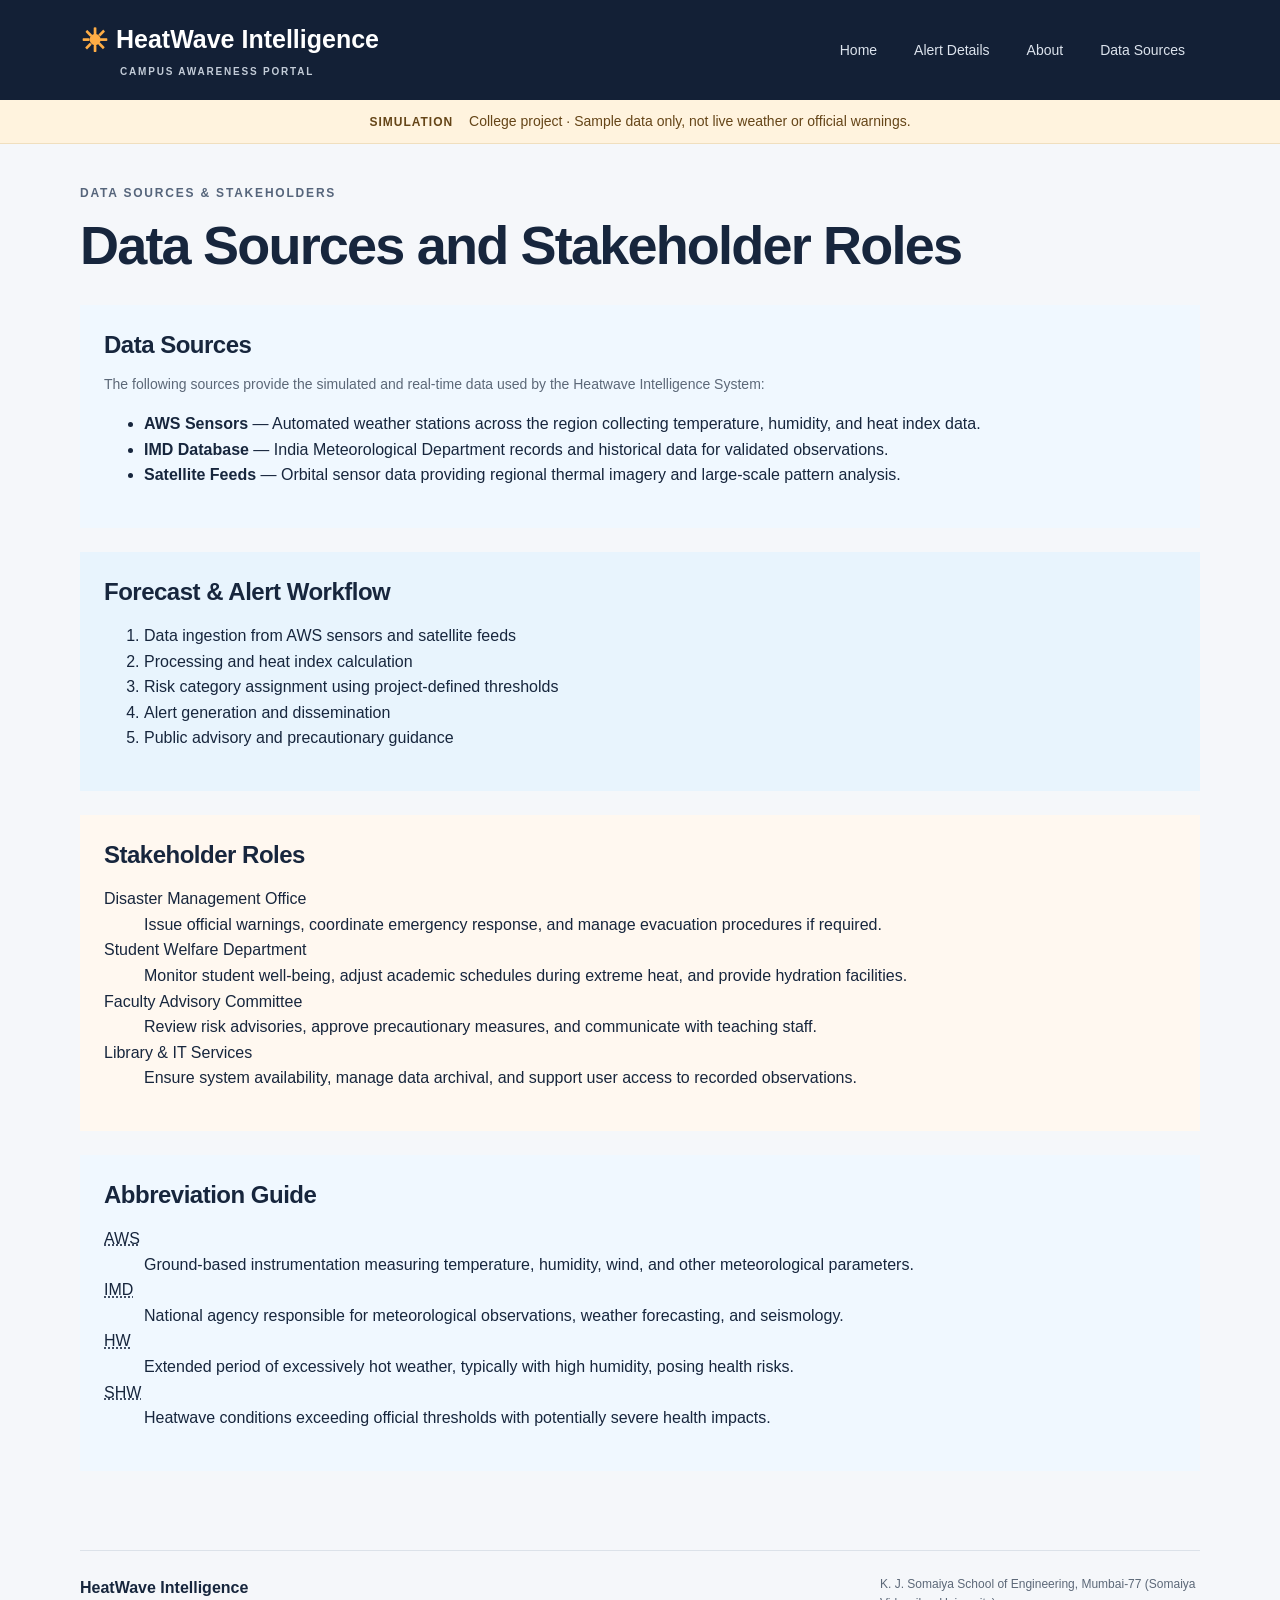
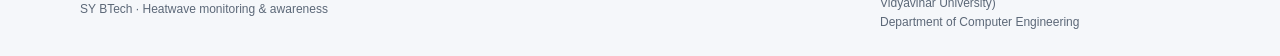
<file: sources.html>
<!DOCTYPE html>
<html lang="en">
<head>
  <meta charset="UTF-8">
  <meta name="viewport" content="width=device-width, initial-scale=1">
  <meta name="description" content="Data Sources and Stakeholder Roles">
  <title>Data Sources | Heatwave Intelligence</title>
  <link rel="icon" href="data:image/svg+xml,%3Csvg xmlns='http://www.w3.org/2000/svg' viewBox='0 0 32 32'%3E%3Crect width='32' height='32' rx='8' fill='%23132036'/%3E%3Ccircle cx='16' cy='16' r='8' fill='%23ffad45'/%3E%3C/svg%3E">
  <link rel="stylesheet" href="css/style.css">
</head>
<body>
  <a class="skip" href="#main">Skip to content</a>
  <header>
    <div class="nav-wrap">
      <a class="brand" href="index.html"><span class="brand-icon" aria-hidden="true">☀</span> HeatWave Intelligence<span class="brand-sub">CAMPUS AWARENESS PORTAL</span></a>
      <nav aria-label="Main navigation">
        <a href="index.html">Home</a>
        <a href="alert-details.html">Alert Details</a>
        <a href="about-system.html">About</a>
        <a href="sources.html">Data Sources</a>
      </nav>
    </div>
  </header>
  <div class="demo-bar">
    <span class="demo-label">SIMULATION</span> College project · Sample data only, not live weather or official warnings.
  </div>
  <main id="main">
    <div class="page-heading">
      <p class="eyebrow">DATA SOURCES & STAKEHOLDERS</p>
      <h1>Data Sources and Stakeholder Roles</h1>
    </div>

    <section class="data-sources" style="background: #f0f8ff; padding: 24px; border-radius: 8; margin: 24px 0;">
      <h2>Data Sources</h2>
      <p class="muted">The following sources provide the simulated and real-time data used by the Heatwave Intelligence System:</p>
      <ul>
        <li><strong>AWS Sensors</strong> — Automated weather stations across the region collecting temperature, humidity, and heat index data.</li>
        <li><strong>IMD Database</strong> — India Meteorological Department records and historical data for validated observations.</li>
        <li><strong>Satellite Feeds</strong> — Orbital sensor data providing regional thermal imagery and large-scale pattern analysis.</li>
      </ul>
    </section>

    <section class="workflow" style="background: #e8f4fd; padding: 24px; border-radius: 8; margin: 24px 0;">
      <h2>Forecast & Alert Workflow</h2>
      <ol>
        <li>Data ingestion from AWS sensors and satellite feeds</li>
        <li>Processing and heat index calculation</li>
        <li>Risk category assignment using project-defined thresholds</li>
        <li>Alert generation and dissemination</li>
        <li>Public advisory and precautionary guidance</li>
      </ol>
    </section>

    <section class="stakeholders" style="background: #fff8f0; padding: 24px; border-radius: 8; margin: 24px 0;">
      <h2>Stakeholder Roles</h2>
      <dl>
        <dt>Disaster Management Office</dt>
        <dd>Issue official warnings, coordinate emergency response, and manage evacuation procedures if required.</dd>
        <dt>Student Welfare Department</dt>
        <dd>Monitor student well-being, adjust academic schedules during extreme heat, and provide hydration facilities.</dd>
        <dt>Faculty Advisory Committee</dt>
        <dd>Review risk advisories, approve precautionary measures, and communicate with teaching staff.</dd>
        <dt>Library & IT Services</dt>
        <dd>Ensure system availability, manage data archival, and support user access to recorded observations.</dd>
      </dl>
    </section>

    <section class="abbreviations" style="background: #f0f8ff; padding: 24px; border-radius: 8; margin: 24px 0;">
      <h2>Abbreviation Guide</h2>
      <dl>
        <dt><abbr title="Automated Weather Station">AWS</abbr></dt>
        <dd>Ground-based instrumentation measuring temperature, humidity, wind, and other meteorological parameters.</dd>
        <dt><abbr title="India Meteorological Department">IMD</abbr></dt>
        <dd>National agency responsible for meteorological observations, weather forecasting, and seismology.</dd>
        <dt><abbr title="Heatwave">HW</abbr></dt>
        <dd>Extended period of excessively hot weather, typically with high humidity, posing health risks.</dd>
        <dt><abbr title="Severe Heatwave">SHW</abbr></dt>
        <dd>Heatwave conditions exceeding official thresholds with potentially severe health impacts.</dd>
      </dl>
    </section>
  </main>
  <footer>
    <div>
      <strong>HeatWave Intelligence</strong><span>SY BTech · Heatwave monitoring & awareness</span>
    </div>
    <p>K. J. Somaiya School of Engineering, Mumbai-77 (Somaiya Vidyavihar University)<br>Department of Computer Engineering</p>
  </footer>
  <script src="js/dashboard.js"></script>
</body>
</html>
</file>
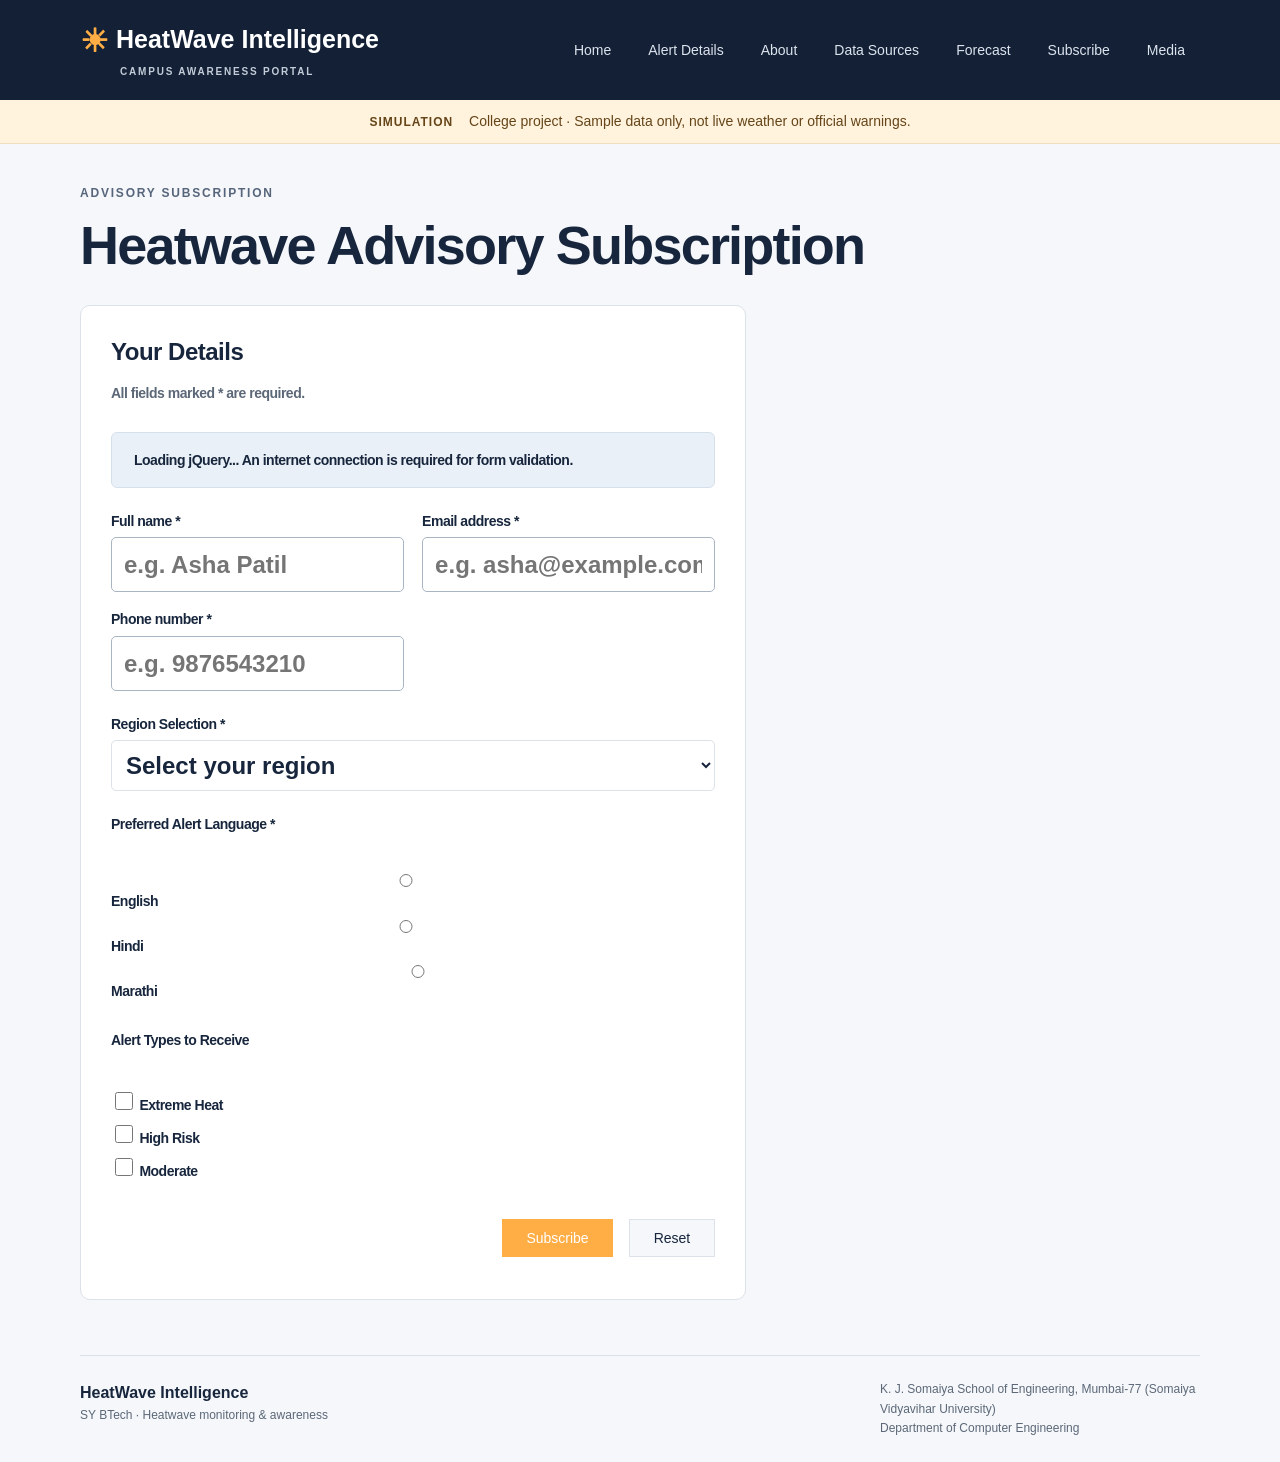
<file: subscribe.html>
<!DOCTYPE html>
<html lang="en">
<head>
  <meta charset="UTF-8">
  <meta name="viewport" content="width=device-width, initial-scale=1">
  <meta name="description" content="Advisory subscription form">
  <title>Advisory Subscription | Heatwave Intelligence</title>
  <link rel="icon" href="data:image/svg+xml,%3Csvg xmlns='http://www.w3.org/2000/svg' viewBox='0 0 32 32'%3E%3Crect width='32' height='32' rx='8' fill='%23132036'/%3E%3Ccircle cx='16' cy='16' r='8' fill='%23ffad45'/%3E%3C/svg%3E">
  <link rel="stylesheet" href="css/style.css">
</head>
<body>
  <a class="skip" href="#main">Skip to content</a>
  <header>
    <div class="nav-wrap">
      <a class="brand" href="index.html"><span class="brand-icon" aria-hidden="true">☀</span> HeatWave Intelligence<span class="brand-sub">CAMPUS AWARENESS PORTAL</span></a>
      <nav aria-label="Main navigation">
        <a href="index.html">Home</a>
        <a href="alert-details.html">Alert Details</a>
        <a href="about-system.html">About</a>
        <a href="sources.html">Data Sources</a>
        <a href="forecast.html">Forecast</a>
        <a href="subscribe.html">Subscribe</a>
        <a href="media.html">Media</a>
      </nav>
    </div>
  </header>
  <div class="demo-bar">
    <span class="demo-label">SIMULATION</span> College project · Sample data only, not live weather or official warnings.
  </div>
  <main id="main">
    <div class="page-heading">
      <p class="eyebrow">ADVISORY SUBSCRIPTION</p>
      <h1>Heatwave Advisory Subscription</h1>
    </div>

    <div class="subscribe-grid">
      <section class="form-card">
        <h2>Your Details</p>
        <p class="muted">All fields marked <strong>*</strong> are required.</p>
        <div id="dependency-status" class="note" role="status">Loading jQuery... An internet connection is required for form validation.</div>
        <noscript><p class="note">Enable JavaScript and connect to the internet to use this form.</p></noscript>
        <form id="subscription-form" novalidate>
          <div class="form-grid">
            <div class="field">
              <label for="name">Full name <span aria-hidden="true">*</span></label>
              <input id="name" name="name" type="text" placeholder="e.g. Asha Patil" required aria-describedby="name-error" autocomplete="name" maxlength="80">
              <span class="error" id="name-error"></span>
            </div>
            <div class="field">
              <label for="email">Email address <span aria-hidden="true">*</span></label>
              <input id="email" name="email" type="email" placeholder="e.g. asha@example.com" required aria-describedby="email-error" autocomplete="email" maxlength="254">
              <span class="error" id="email-error"></span>
            </div>
            <div class="field">
              <label for="phone">Phone number <span aria-hidden="true">*</span></label>
              <input id="phone" name="phone" type="tel" placeholder="e.g. 9876543210" required aria-describedby="phone-error" autocomplete="tel" maxlength="10">
              <span class="error" id="phone-error"></span>
            </div>
          </div>

          <div class="form-grid" style="margin: 24px 0;">
            <div class="field" style="grid-column: 1 / -1;">
              <label>Region Selection <span aria-hidden="true">*</span></label>
              <select id="region" name="region" required style="width: 100%; padding: 10px; border: 1px solid var(--line); border-radius: 6;">
                <option value="" disabled selected>Select your region</option>
                <option value="north">North Zone</option>
                <option value="central">Central Zone</option>
                <option value="coastal">Coastal Zone</option>
                <option value="delhi">New Delhi</option>
              </select>
            </div>
          </div>

          <div class="form-grid" style="margin: 24px 0;">
            <div class="field" style="grid-column: 1 / -1;">
              <label>Preferred Alert Language <span aria-hidden="true">*</span></label><br>
              <label style="display: block; margin-right: 24px;">
                <input type="radio" name="language" value="English" required> English
              </label>
              <label style="display: block; margin-right: 24px;">
                <input type="radio" name="language" value="Hindi"> Hindi
              </label>
              <label style="display: block;">
                <input type="radio" name="language" value="Marathi"> Marathi
              </label>
            </div>
          </div>

          <div class="form-grid" style="margin: 24px 0;">
            <div class="field" style="grid-column: 1 / -1;">
              <label>Alert Types to Receive</label><br>
              <label style="display: block; margin-right: 16px;">
                <input type="checkbox" name="alert-type" value="Extreme"> Extreme Heat
              </label>
              <label style="display: block; margin-right: 16px;">
                <input type="checkbox" name="alert-type" value="High"> High Risk
              </label>
              <label style="display: block; margin-right: 16px;">
                <input type="checkbox" name="alert-type" value="Moderate"> Moderate
              </label>
            </div>
          </div>

          <div style="display: flex; gap: 16px; justify-content: flex-end; margin-top: 32px;">
            <button type="submit" style="background: var(--orange); color: white; border: none; padding: 10px 24px; border-radius: 6; font-size: 14px; cursor: pointer;">Subscribe</button>
            <button type="reset" style="background: var(--paper); color: var(--ink); border: 1px solid var(--line); padding: 10px 24px; border-radius: 6; font-size: 14px; cursor: pointer;">Reset</button>
          </div>
        </form>

        <div id="form-success" hidden style="background: #e8f4fd; padding: 20px; border-radius: 8; margin-top: 24px; border: 1px solid #b3e5fc; display: none;">
          <p style="margin: 0; color: var(--ink);">Validation successful! No data was saved or sent, and no subscription was created.</p>
        </div>
      </section>
    </div>
  </main>
  <footer>
    <div>
      <strong>HeatWave Intelligence</strong><span>SY BTech · Heatwave monitoring & awareness</span>
    </div>
    <p>K. J. Somaiya School of Engineering, Mumbai-77 (Somaiya Vidyavihar University)<br>Department of Computer Engineering</p>
  </footer>
  <script src="js/dashboard.js"></script>
</body>
</html>
</file>
<file: css/style.css>
:root{--navy:#132036;--ink:#17263d;--muted:#5c6878;--line:#dce2e9;--orange:#ffad45;--paper:#f5f7fa}*{box-sizing:border-box}body{margin:0;color:var(--ink);background:var(--paper);font:16px/1.6 "Segoe UI",Arial,sans-serif}a{color:inherit}header{background:var(--navy);color:#fff}.nav-wrap{max-width:1180px;margin:auto;padding:22px 30px;display:flex;align-items:center;justify-content:space-between;gap:24px}.brand{text-decoration:none;font-size:25px;font-weight:750;line-height:1.2}.brand-icon{color:var(--orange);font-size:32px;vertical-align:middle}.brand-sub{display:block;font-size:10px;letter-spacing:1.8px;margin:6px 0 0 40px;color:#c3ccd8}nav{display:flex;gap:7px;flex-wrap:nowrap}nav a{text-decoration:none;font-size:14px;padding:10px 15px;border-radius:6px;color:#dce3ed}nav a:hover,nav a[aria-current]{background:#2b384d;color:white}nav a[aria-current]{box-shadow:inset 0 -3px var(--orange)}.demo-bar{padding:10px 24px;text-align:center;background:#fff3de;color:#654518;font-size:14px;border-bottom:1px solid #f0dfbe}.demo-label{font-size:12px;font-weight:800;letter-spacing:1px;margin-right:12px}main{max-width:1180px;margin:auto;padding:40px 30px 55px}.page-heading{margin-bottom:30px}.eyebrow{font-size:12px;font-weight:800;letter-spacing:1.8px;margin:0 0 12px;color:#56657b}h1{font-size:clamp(34px,4.5vw,54px);line-height:1.12;letter-spacing:-1.8px;margin:0 0 18px;font-weight:750}h2{font-size:24px;line-height:1.3;letter-spacing:-.5px;margin:0 0 12px}h3{font-size:18px;margin:0 0 6px}p{margin:0 0 16px}.lead{max-width:690px;color:var(--muted);font-size:18px}.home-grid{display:grid;grid-template-columns:1fr 1fr;gap:50px;align-items:center}.status-card{background:white;border:1px solid var(--line);border-top:4px solid #ed9732;border-radius:12px;padding:28px;box-shadow:0 8px 22px #13203606}.section-top{display:flex;justify-content:space-between;align-items:center;gap:16px;margin-bottom:20px;flex-wrap:wrap}.section-top h2,.section-top .eyebrow{margin:0}.muted{color:var(--muted);font-size:14px}.badge{display:inline-block;padding:5px 12px;border-radius:5px;font-size:13px;font-weight:700;white-space:nowrap}.low{background:#e2f3eb;color:#176043}.moderate{background:#fff1c8;color:#785100}.high{background:#ffead5;color:#923e08}.extreme{background:#fbe0e5;color:#9a2439}.temperature{font-size:86px;letter-spacing:-5px;line-height:1.1;font-weight:650;margin:20px 0 0}.temperature span{font-size:36px;letter-spacing:-1px;font-weight:400}.status-details{display:flex;gap:55px;padding:20px 0;border-top:1px solid var(--line)}.status-details strong{font-size:24px;display:block}.status-details span{font-size:14px;color:var(--muted)}.status-advice{background:#fff6ea;border-left:3px solid #e39a38;padding:16px;margin:0 0 24px;font-size:15px}.button{display:inline-flex;align-items:center;justify-content:center;gap:35px;background:var(--navy);color:#fff;text-decoration:none;border:0;border-radius:6px;padding:14px 20px;font:600 15px "Segoe UI",Arial,sans-serif;cursor:pointer}.button:hover{background:#29405c}.button:disabled{opacity:.5;cursor:not-allowed}.purpose>p{color:var(--muted)}.purpose h2{font-size:32px}.feature{display:flex;gap:18px;border-top:1px solid var(--line);padding-top:18px;margin-top:18px}.feature>span{font-size:13px;color:#8a5107;font-weight:700}.feature p{color:var(--muted);font-size:15px}.text-link{display:inline-block;font-size:15px;font-weight:700;text-underline-offset:5px;margin-top:12px}.note{background:#eaf0f7;border:1px solid #d6e0eb;border-radius:6px;padding:18px 22px;margin-top:30px;font-size:14px}.note strong{display:block;margin-bottom:4px}footer{border-top:1px solid var(--line);max-width:1120px;margin:auto;padding:24px 0;display:flex;justify-content:space-between;gap:30px;font-size:12px;color:var(--muted)}footer strong{color:var(--ink);display:block;font-size:16px}footer p{max-width:320px;margin:0}.toolbar{display:flex;justify-content:space-between;align-items:center;gap:20px;margin-bottom:30px;padding:22px;background:white;border:1px solid var(--line);border-radius:8px}label{display:block;font-weight:600;font-size:14px;margin-bottom:7px}select,input:not([type=checkbox]){font:inherit;background:white;border:1px solid #aab5c4;border-radius:5px;color:var(--ink);padding:11px 12px;max-width:100%;width:100%}.toolbar select{min-width:280px}.metrics{display:grid;grid-template-columns:repeat(4,1fr);gap:18px}.metric{background:white;border:1px solid var(--line);border-radius:8px;padding:24px}.metric p{color:var(--muted);font-size:14px;margin-bottom:14px}.metric strong{display:block;font-size:40px;font-weight:650;line-height:1.25;margin-bottom:14px}.metric span{font-size:12px;color:var(--muted)}.risk-metric{border-top:3px solid #efaa53}.advice-panel{display:flex;gap:18px;background:#fff3e2;padding:22px;margin:24px 0 36px;border-radius:8px}.advice-panel p{margin:0}.advice-symbol{flex-shrink:0;display:grid;place-items:center;border:2px solid #98621b;color:#98621b;border-radius:50%;width:28px;height:28px;font-weight:800}.table-wrap{overflow-x:auto;background:white;border:1px solid var(--line);border-radius:8px}table{border-collapse:collapse;width:100%;text-align:left;white-space:nowrap}th,td{padding:17px 22px;border-bottom:1px solid var(--line);font-size:14px}thead{background:#edf1f6}tbody tr:last-child>*{border-bottom:0}.method{font-size:13px;color:var(--muted);margin-top:20px}.risk-grid{display:grid;grid-template-columns:repeat(4,1fr);gap:18px}.risk-card{border-top:4px solid currentColor;padding:22px;border-radius:8px}.risk-card h2{font-size:21px;margin-top:18px}.risk-card p{font-size:15px}.risk-card p:last-child{margin:0}.safety{margin-top:40px}.three-grid{display:grid;grid-template-columns:repeat(3,1fr);gap:30px;margin-top:25px}.three-grid article{padding:24px;background:white;border:1px solid var(--line);border-radius:8px}.three-grid p{margin:0;color:var(--muted);font-size:15px}.emergency{background:#fff0f1;border-color:#efcbd0;color:#792738}.subscribe-grid{display:grid;grid-template-columns:1.65fr 1fr;gap:50px}.form-card{padding:30px;background:white;border:1px solid var(--line);border-radius:10px}.form-grid{display:grid;grid-template-columns:1fr 1fr;gap:18px;margin-top:24px}.error{display:block;color:#a12135;font-size:13px;margin-top:5px;min-height:0}.error:empty{display:none}[aria-invalid=true]{border-color:#b3283e!important;background:#fff8f8!important}.field-hint{font-size:13px;color:var(--muted);margin-top:15px}.checkbox-label{display:flex;align-items:flex-start;gap:10px;font-weight:400;font-size:15px;margin:23px 0 15px}input[type=checkbox]{width:18px;height:18px;flex-shrink:0;margin-top:4px;accent-color:var(--navy)}.success{padding:18px;background:#e5f4ec;color:#195438;border-radius:6px;margin:20px 0 0;font-size:15px}.subscription-aside{padding-top:22px}.subscription-aside h2{font-size:34px}.skip{position:absolute;left:15px;top:-80px;z-index:10;background:white;padding:10px}.skip:focus{top:8px}:focus-visible{outline:3px solid #1479cf;outline-offset:4px}.sr-only{position:absolute;width:1px;height:1px;overflow:hidden;clip:rect(0,0,0,0)}[hidden]{display:none!important}@media(max-width:950px){.nav-wrap{align-items:flex-start;flex-direction:column}.home-grid,.subscribe-grid{gap:28px}.metrics,.risk-grid{grid-template-columns:repeat(2,1fr)}footer{margin:0 30px}.form-grid{grid-template-columns:1fr}.three-grid{gap:15px}}@media(max-width:640px){main{padding:30px 20px}.nav-wrap{padding:18px 20px;gap:18px}nav{gap:3px}nav a{padding:9px 10px;font-size:13px}.demo-bar{font-size:12px;padding:10px 16px}.demo-label{font-size:11px}.home-grid,.subscribe-grid,.three-grid{grid-template-columns:1fr}.purpose{padding-top:10px}.status-card,.form-card{padding:22px}.toolbar{align-items:stretch;flex-direction:column}.toolbar select{min-width:0}.metrics,.risk-grid{gap:12px}.metric{padding:17px}.metric strong{font-size:32px}.risk-card{padding:16px}.risk-card h2{font-size:19px}footer{flex-direction:column;margin:0 20px;gap:12px}.lead{font-size:16px}.section-top{gap:10px}}@media(max-width:370px){.risk-grid,.metrics{grid-template-columns:1fr}}
</file>
